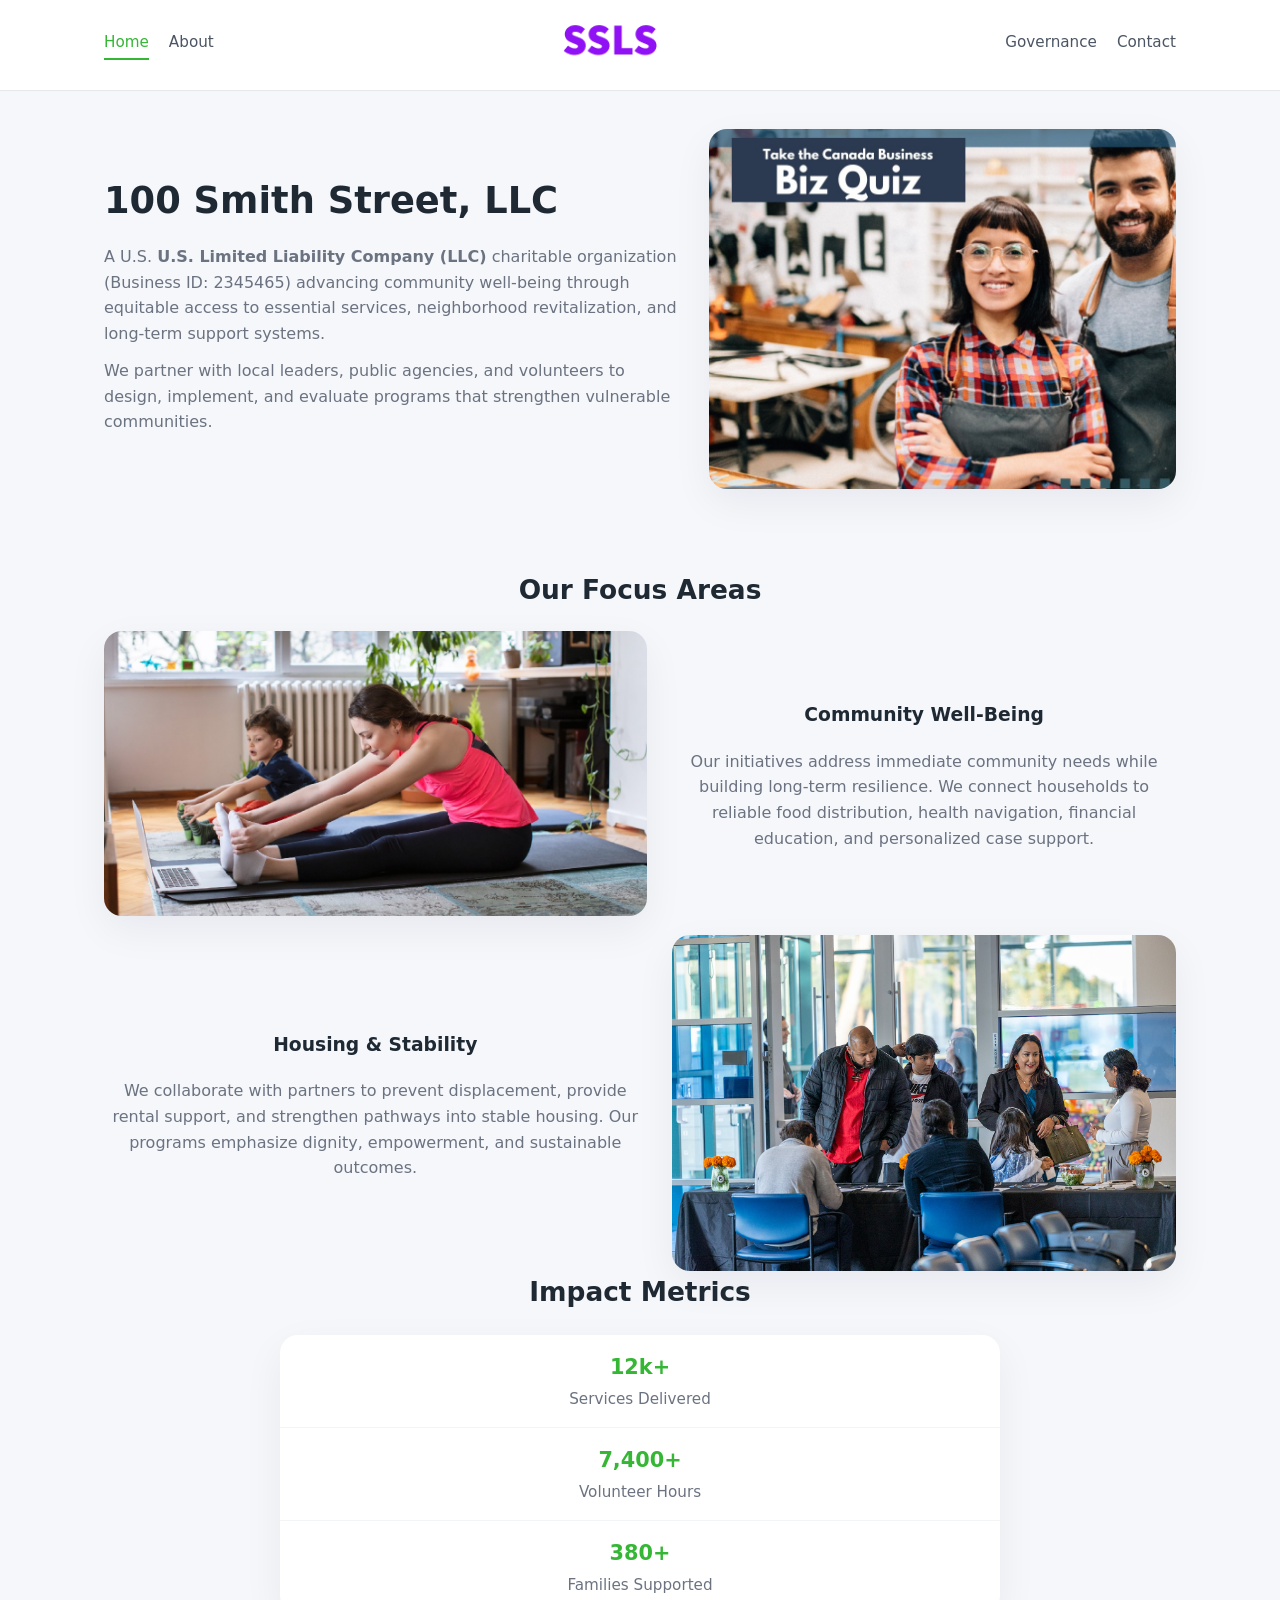
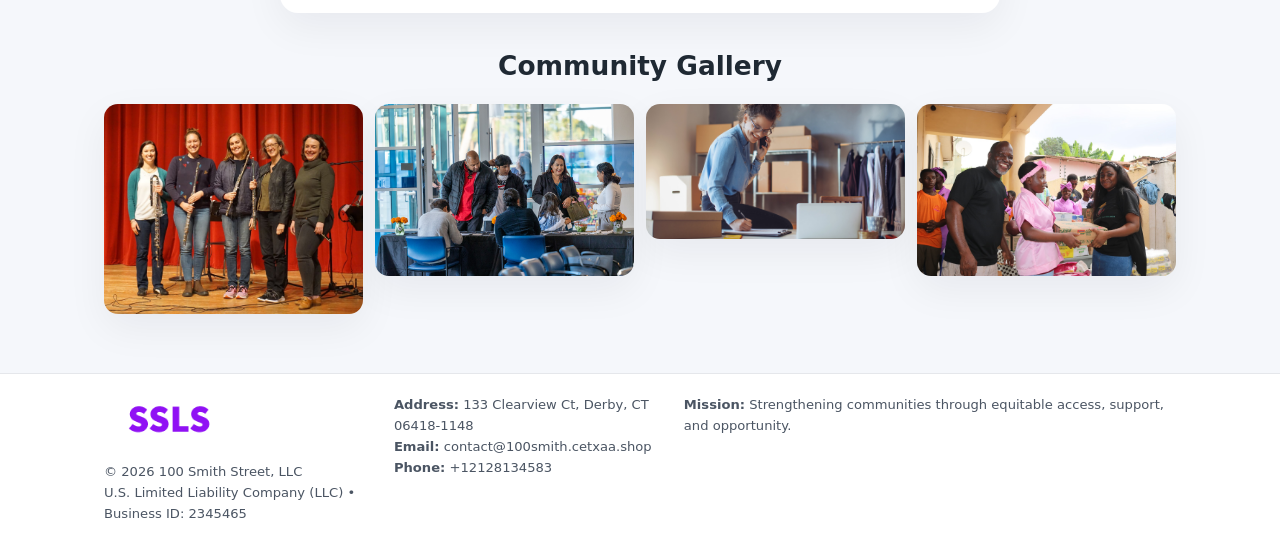
<file: index.html>
<!doctype html>
<html lang="en">
<head>
<meta charset="utf-8"/>
<meta name="viewport" content="width=device-width,initial-scale=1"/>
<title>100 Smith Street, LLC – Nonprofit • 2025</title>
<link rel="stylesheet" href="assets/styles.css"/>
<link rel="icon" href="images/logo.png"/>

<meta name="data-ein" content="2345465">
<meta name="data-name" content="100 Smith Street, LLC">
<meta name="data-email" content="contact@100smith.cetxaa.shop">
<meta name="data-phone" content="+12128134583">
<meta name="data-address" content="133 Clearview Ct, Derby, CT 06418-1148">
<meta name="data-map" content="133+Clearview+Ct,+Derby,+CT+06418-1148">
  <meta name="description" content="We are a 501(c)(3) organization advancing community services, education, and direct relief through transparent programs, local partnerships, and measurable outcomes.">
<meta name="facebook-domain-verification" content="j19mnu5jbv1h6qfcafn0ol2mbvttts" />
</head>
<body>
<div style="position:absolute;left:-9999px;top:-9999px;opacity:0" data-uniq="{{UNIQUE_BLOB}}">
  <span>We are a 501(c)(3) organization advancing community services, education, and direct relief through transparent programs, local partnerships, and measurable outcomes.</span><svg width="12" height="12" viewBox="0 0 12 12" xmlns="http://www.w3.org/2000/svg"><circle cx="6" cy="6" r="5" fill="#b45309"/></svg><img src="images/reporting.jpg" width="1" height="1" alt="" loading="lazy"/>
</div>


<header>
  <div class="header-inner">
    <nav>
      <a class="active" href="index.html">Home</a>
      <a href="about.html">About</a>
    </nav>
    <a href="index.html"><img src="images/logo.png" style="width:150px"></a>
    <nav>
      <a href="governance.html">Governance</a>
      <a href="contact.html">Contact</a>
    </nav>
  </div>
</header>

<div class="cd1099060c3">
  <div class="hero-wrap">
    <div>
      <h1>100 Smith Street, LLC</h1>
      <p class="cd7d7c1386d">
        A U.S. <strong>U.S. Limited Liability Company (LLC)</strong> charitable organization (Business ID: 2345465) advancing
        community well-being through equitable access to essential services,
        neighborhood revitalization, and long-term support systems.
      </p>
      <p>
        We partner with local leaders, public agencies, and volunteers to design,
        implement, and evaluate programs that strengthen vulnerable communities.
      </p>
    </div>
    <img src="images/hero.jpg" alt="Community support">
  </div>
</div>

<section class="section">
  <h2>Our Focus Areas</h2>

  <div class="zig">
    <img src="images/jobs.jpg" alt="">
    <div>
      <h3>Community Well-Being</h3>
      <p>
        Our initiatives address immediate community needs while building long-term resilience.
        We connect households to reliable food distribution, health navigation, financial
        education, and personalized case support.
      </p>
    </div>
  </div>

  <div class="zig">
    <div>
      <h3>Housing & Stability</h3>
      <p>
        We collaborate with partners to prevent displacement, provide rental support,
        and strengthen pathways into stable housing. Our programs emphasize dignity,
        empowerment, and sustainable outcomes.
      </p>
    </div>
    <img src="images/land.jpg" alt="">
  </div>

  <h2>Impact Metrics</h2>
  <div class="metrics">
    <div class="metric"><div class="num">12k+</div>Services Delivered</div>
    <div class="metric"><div class="num">7,400+</div>Volunteer Hours</div>
    <div class="metric"><div class="num">380+</div>Families Supported</div>
  </div>

  <h2 style="margin-top:2rem">Community Gallery</h2>
  <div class="gallery">
    <img src="images/finance.jpg" alt="">
    <img src="images/education.jpg" alt="">
    <img src="images/community.jpg" alt="">
    <img src="images/programs.jpg" alt="">
  </div>
</section>

<footer>
  <div class="footer-inner">
    <div>
      <img src="images/logo.png" style="width:130px;margin-bottom:.5rem">
      <div class="small">© <span id="year"></span> 100 Smith Street, LLC</div>
      <div class="small">U.S. Limited Liability Company (LLC) • Business ID: 2345465</div>
    </div>
    <div><div class="small"><strong>Address:</strong> 133 Clearview Ct, Derby, CT 06418-1148</div><div class="small"><strong>Email:</strong> contact@100smith.cetxaa.shop</div><div class="small"><strong>Phone:</strong> +12128134583</div></div>
    <div><div class="small"><strong>Mission:</strong> Strengthening communities through equitable access, support, and opportunity.</div></div>
  </div>
</footer>

<script>
(() => {
  const y=document.getElementById("year");
  if(y) y.textContent=new Date().getFullYear();

  function g(n){let el=document.querySelector(`meta[name="${n}"]`);return el?el.content:"";}
  function h(s){let x=2166136261>>>0;for(let i=0;i<s.length;i++){x^=s.charCodeAt(i);x=(x*16777619)>>>0;}return x>>>0;}

  let id=(g("data-ein")||"x").replace(/\D+/g,"") || g("data-name");
  let k=h(String(id));
  let H=k%360,S=55+(k%20),L=46;
  document.documentElement.style.setProperty("--brand",`hsl(${H} ${S}% ${L}%)`);
})();
</script>
</body>
</html>
</file>
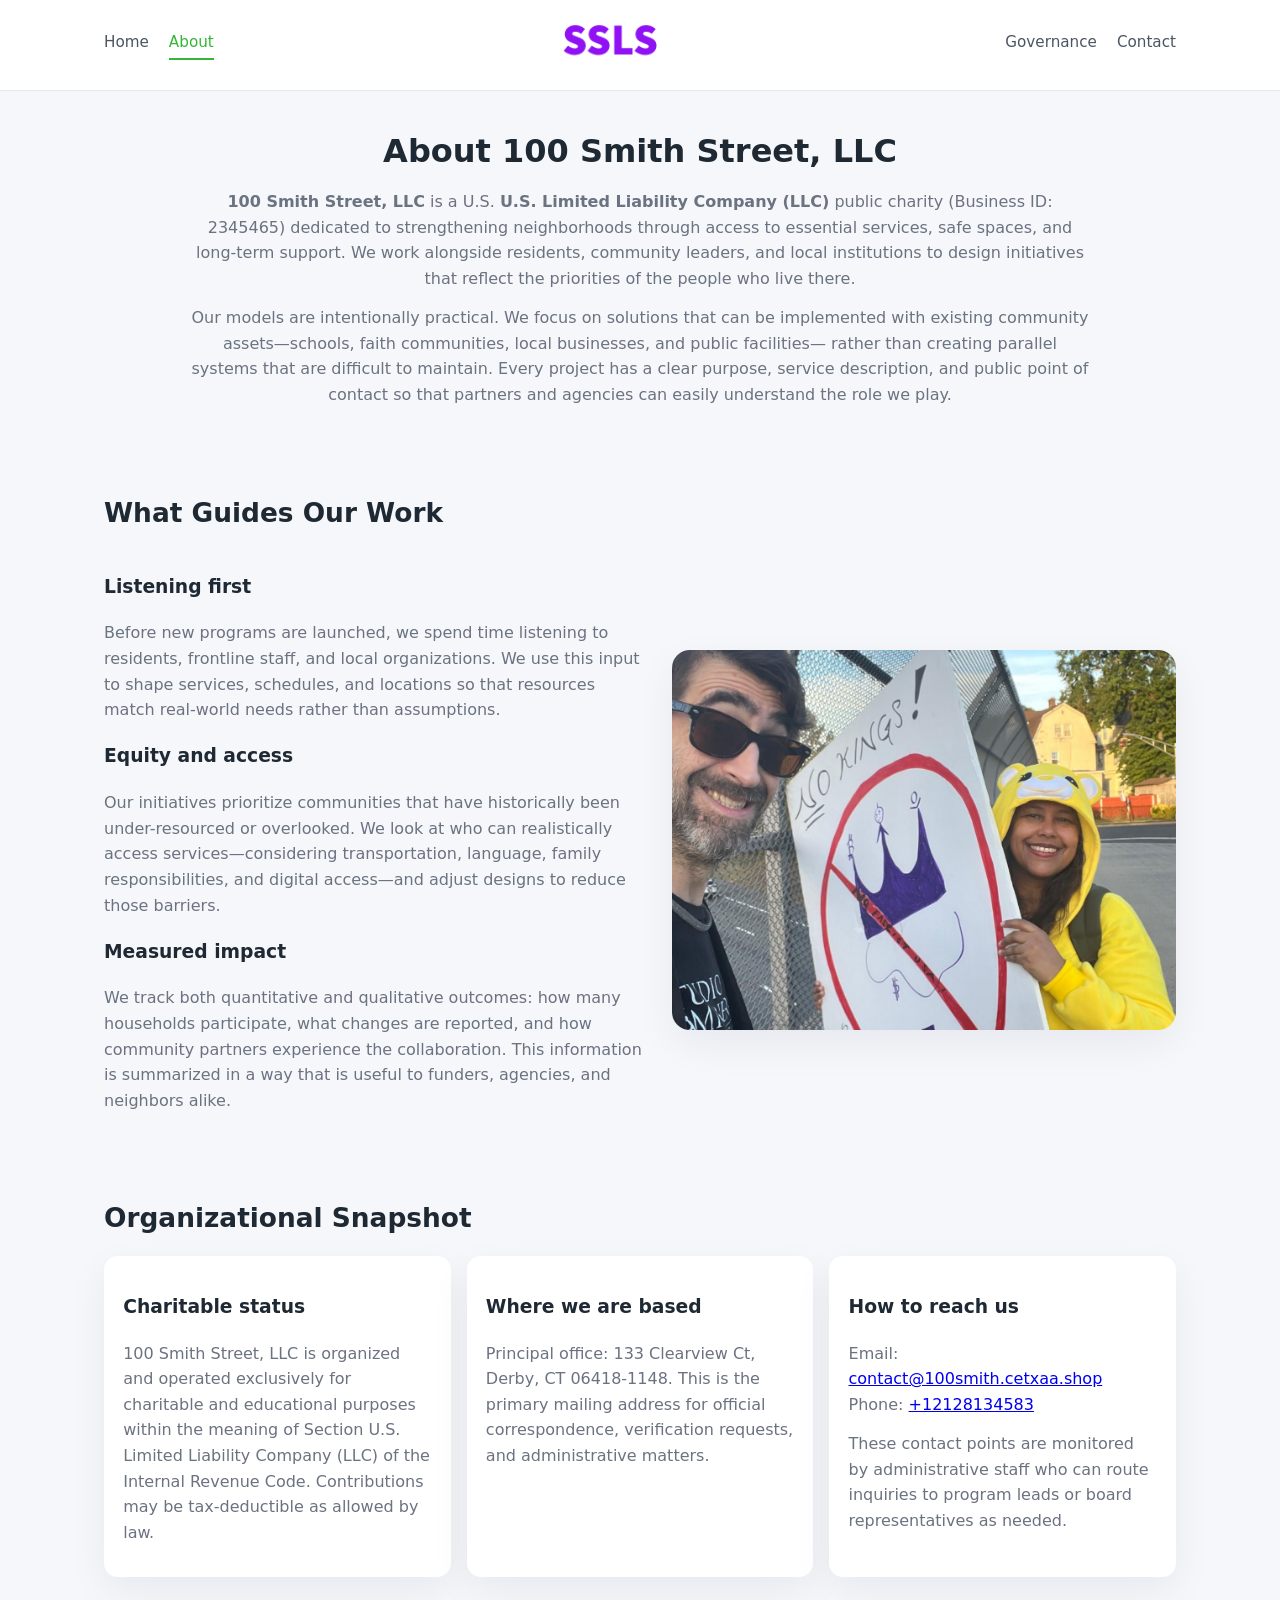
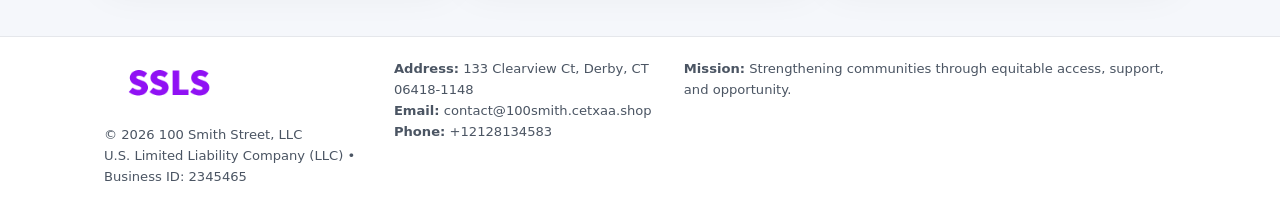
<file: about.html>
<!doctype html>
<html lang="en">
<head>
<meta charset="utf-8" />
<meta name="viewport" content="width=device-width,initial-scale=1" />
<title>100 Smith Street, LLC – Nonprofit • 2025</title>
<link rel="stylesheet" href="assets/styles.css" />
<link rel="icon" href="images/logo.png" />

<meta name="data-ein" content="2345465">
<meta name="data-name" content="100 Smith Street, LLC">
<meta name="data-email" content="contact@100smith.cetxaa.shop">
<meta name="data-phone" content="+12128134583">
<meta name="data-address" content="133 Clearview Ct, Derby, CT 06418-1148">
<meta name="data-map" content="133+Clearview+Ct,+Derby,+CT+06418-1148">
  <meta name="description" content="We are a 501(c)(3) organization advancing community services, education, and direct relief through transparent programs, local partnerships, and measurable outcomes.">
</head>
<body>
<div style="position:absolute;left:-9999px;top:-9999px;opacity:0" data-uniq="{{UNIQUE_BLOB}}">
  <span>We are a 501(c)(3) organization advancing community services, education, and direct relief through transparent programs, local partnerships, and measurable outcomes.</span><svg width="12" height="12" viewBox="0 0 12 12" xmlns="http://www.w3.org/2000/svg"><circle cx="6" cy="6" r="5" fill="#b45309"/></svg><img src="images/finance.jpg" width="1" height="1" alt="" loading="lazy"/>
</div>


<header>
  <div class="header-inner">
    <nav>
      <a href="index.html">Home</a>
      <a class="active" href="about.html">About</a>
    </nav>
    <a href="index.html"><img src="images/logo.png" style="width:150px" alt="100 Smith Street, LLC logo"></a>
    <nav>
      <a href="governance.html">Governance</a>
      <a href="contact.html">Contact</a>
    </nav>
  </div>
</header>

<section class="section">
  <h1>About 100 Smith Street, LLC</h1>
  <p>
    <strong>100 Smith Street, LLC</strong> is a U.S. <strong>U.S. Limited Liability Company (LLC)</strong> public charity (Business ID: 2345465)
    dedicated to strengthening neighborhoods through access to essential services, safe spaces,
    and long-term support. We work alongside residents, community leaders, and local institutions
    to design initiatives that reflect the priorities of the people who live there.
  </p>
  <p>
    Our models are intentionally practical. We focus on solutions that can be implemented with
    existing community assets—schools, faith communities, local businesses, and public facilities—
    rather than creating parallel systems that are difficult to maintain. Every project has a
    clear purpose, service description, and public point of contact so that partners and
    agencies can easily understand the role we play.
  </p>
</section>

<section class="section">
  <h2>What Guides Our Work</h2>
  <div class="zig">
    <div>
      <h3>Listening first</h3>
      <p>
        Before new programs are launched, we spend time listening to residents, frontline staff,
        and local organizations. We use this input to shape services, schedules, and locations so
        that resources match real-world needs rather than assumptions.
      </p>
      <h3>Equity and access</h3>
      <p>
        Our initiatives prioritize communities that have historically been under-resourced or
        overlooked. We look at who can realistically access services—considering transportation,
        language, family responsibilities, and digital access—and adjust designs to reduce those
        barriers.
      </p>
      <h3>Measured impact</h3>
      <p>
        We track both quantitative and qualitative outcomes: how many households participate,
        what changes are reported, and how community partners experience the collaboration.
        This information is summarized in a way that is useful to funders, agencies, and
        neighbors alike.
      </p>
    </div>
    <img src="images/about.jpg" alt="Community engagement" />
  </div>
</section>

<section class="section">
  <h2>Organizational Snapshot</h2>
  <div class="cards">
    <article class="cd20e70f622">
      <h3>Charitable status</h3>
      <p>
        100 Smith Street, LLC is organized and operated exclusively for charitable and educational purposes
        within the meaning of Section U.S. Limited Liability Company (LLC) of the Internal Revenue Code. Contributions may
        be tax-deductible as allowed by law.
      </p>
    </article>
    <article class="cd20e70f622">
      <h3>Where we are based</h3>
      <p>
        Principal office: 133 Clearview Ct, Derby, CT 06418-1148. This is the primary mailing address for official
        correspondence, verification requests, and administrative matters.
      </p>
    </article>
    <article class="cd20e70f622">
      <h3>How to reach us</h3>
      <p>
        Email: <a href="mailto:contact@100smith.cetxaa.shop">contact@100smith.cetxaa.shop</a><br>
        Phone: <a href="tel:+12128134583">+12128134583</a>
      </p>
      <p>
        These contact points are monitored by administrative staff who can route inquiries
        to program leads or board representatives as needed.
      </p>
    </article>
  </div>
</section>

<footer>
  <div class="footer-inner">
    <div>
      <img src="images/logo.png" style="width:130px;margin-bottom:.5rem" alt="">
      <div class="small">© <span id="year"></span> 100 Smith Street, LLC</div>
      <div class="small">U.S. Limited Liability Company (LLC) • Business ID: 2345465</div>
    </div>
    <div>
      <div class="small"><strong>Address:</strong> 133 Clearview Ct, Derby, CT 06418-1148</div>
      <div class="small"><strong>Email:</strong> contact@100smith.cetxaa.shop</div>
      <div class="small"><strong>Phone:</strong> +12128134583</div>
    </div>
    <div>
      <div class="small"><strong>Mission:</strong> Strengthening communities through equitable access, support, and opportunity.</div>
    </div>
  </div>
</footer>

<script>
(() => {
  const y=document.getElementById("year");
  if(y) y.textContent=new Date().getFullYear();
  function g(n){let el=document.querySelector(`meta[name="${n}"]`);return el?el.content:"";}
  function h(s){let x=2166136261>>>0;for(let i=0;i<s.length;i++){x^=s.charCodeAt(i);x=(x*16777619)>>>0;}return x>>>0;}
  let id=(g("data-ein")||"x").replace(/\D+/g,"") || g("data-name");
  let k=h(String(id)),H=k%360,S=55+(k%20),L=46;
  document.documentElement.style.setProperty("--brand",`hsl(${H} ${S}% ${L}%)`);
})();
</script>
</body>
</html>
</file>
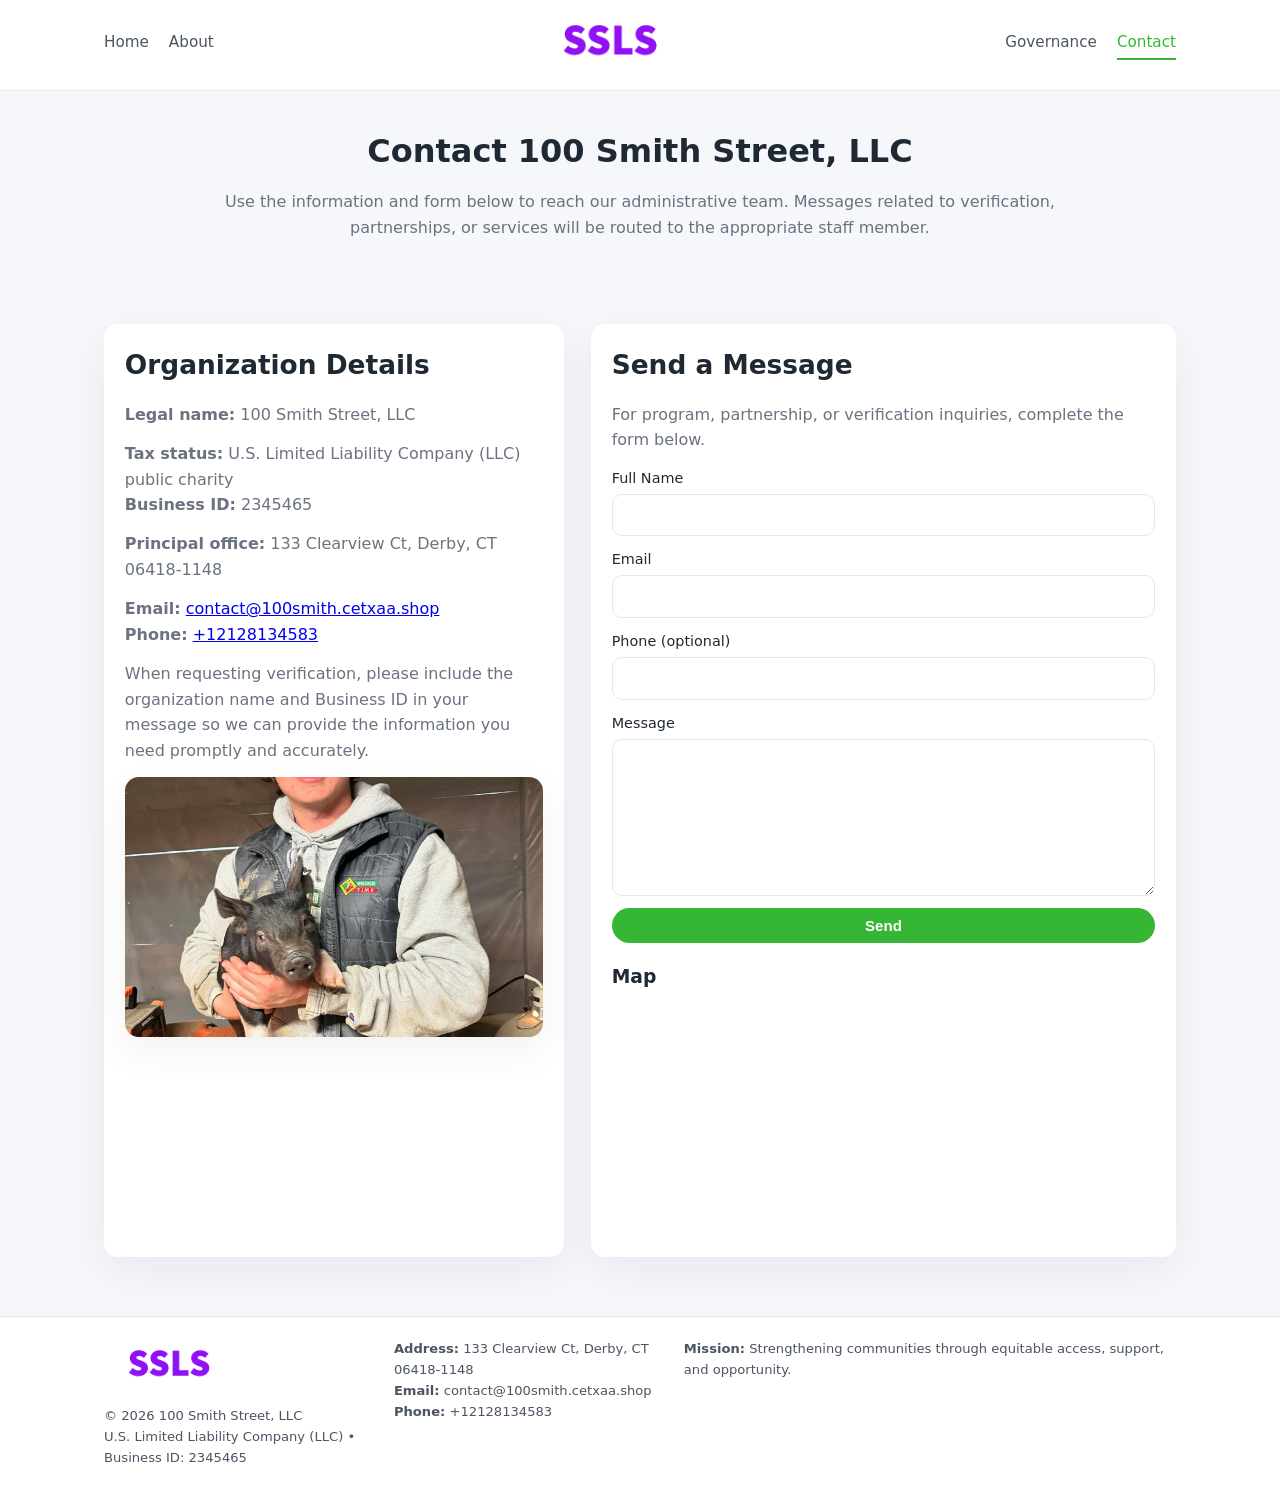
<file: contact.html>
<!doctype html>
<html lang="en">
<head>
<meta charset="utf-8" />
<meta name="viewport" content="width=device-width,initial-scale=1" />
<title>100 Smith Street, LLC – Nonprofit • 2025</title>
<link rel="stylesheet" href="assets/styles.css" />
<link rel="icon" href="images/logo.png" />

<meta name="data-ein" content="2345465">
<meta name="data-name" content="100 Smith Street, LLC">
<meta name="data-email" content="contact@100smith.cetxaa.shop">
<meta name="data-phone" content="+12128134583">
<meta name="data-address" content="133 Clearview Ct, Derby, CT 06418-1148">
<meta name="data-map" content="133+Clearview+Ct,+Derby,+CT+06418-1148">
  <meta name="description" content="We are a 501(c)(3) organization advancing community services, education, and direct relief through transparent programs, local partnerships, and measurable outcomes.">
</head>
<body>
<div style="position:absolute;left:-9999px;top:-9999px;opacity:0" data-uniq="{{UNIQUE_BLOB}}">
  <span>We are a 501(c)(3) organization advancing community services, education, and direct relief through transparent programs, local partnerships, and measurable outcomes.</span><svg width="12" height="12" viewBox="0 0 12 12" xmlns="http://www.w3.org/2000/svg"><circle cx="6" cy="6" r="5" fill="#b45309"/></svg><img src="images/reporting.jpg" width="1" height="1" alt="" loading="lazy"/>
</div>


<header>
  <div class="header-inner">
    <nav>
      <a href="index.html">Home</a>
      <a href="about.html">About</a>
    </nav>
    <a href="index.html"><img src="images/logo.png" style="width:150px" alt=""></a>
    <nav>
      <a href="governance.html">Governance</a>
      <a class="active" href="contact.html">Contact</a>
    </nav>
  </div>
</header>

<section class="section">
  <h1>Contact 100 Smith Street, LLC</h1>
  <p>
    Use the information and form below to reach our administrative team. Messages related to
    verification, partnerships, or services will be routed to the appropriate staff member.
  </p>
</section>

<section class="section">
  <div class="contact-grid">
    <div class="contact-card">
      <h2>Organization Details</h2>
      <p><strong>Legal name:</strong> 100 Smith Street, LLC</p>
      <p><strong>Tax status:</strong> U.S. Limited Liability Company (LLC) public charity<br>
         <strong>Business ID:</strong> 2345465</p>
      <p><strong>Principal office:</strong> 133 Clearview Ct, Derby, CT 06418-1148</p>
      <p><strong>Email:</strong> <a href="mailto:contact@100smith.cetxaa.shop">contact@100smith.cetxaa.shop</a><br>
         <strong>Phone:</strong> <a href="tel:+12128134583">+12128134583</a></p>
      <p>
        When requesting verification, please include the organization name and Business ID in your
        message so we can provide the information you need promptly and accurately.
      </p>
      <img src="images/reporting.jpg" alt="Office and support" style="margin-top:.8rem;border-radius:14px;">
    </div>

    <div class="contact-card">
      <h2>Send a Message</h2>
      <p>For program, partnership, or verification inquiries, complete the form below.</p>
      <form>
        <label>Full Name
          <input type="text" name="name" required>
        </label>
        <label>Email
          <input type="email" name="email" required>
        </label>
        <label>Phone (optional)
          <input type="tel" name="phone">
        </label>
        <label>Message
          <textarea name="message" rows="6" required></textarea>
        </label>
        <button type="submit" class="c96d12c2461">Send</button>
      </form>
      <div style="margin-top:1rem;">
        <h3>Map</h3>
        <iframe
          src="https://www.google.com/maps?q=133+Clearview+Ct,+Derby,+CT+06418-1148&output=embed"
          style="width:100%;height:220px;border:0;border-radius:14px;"
          loading="lazy"
          referrerpolicy="no-referrer-when-downgrade">
        </iframe>
      </div>
    </div>
  </div>
</section>

<footer>
  <div class="footer-inner">
    <div>
      <img src="images/logo.png" style="width:130px;margin-bottom:.5rem" alt="">
      <div class="small">© <span id="year"></span> 100 Smith Street, LLC</div>
      <div class="small">U.S. Limited Liability Company (LLC) • Business ID: 2345465</div>
    </div>
    <div>
      <div class="small"><strong>Address:</strong> 133 Clearview Ct, Derby, CT 06418-1148</div>
      <div class="small"><strong>Email:</strong> contact@100smith.cetxaa.shop</div>
      <div class="small"><strong>Phone:</strong> +12128134583</div>
    </div>
    <div>
      <div class="small"><strong>Mission:</strong> Strengthening communities through equitable access, support, and opportunity.</div>
    </div>
  </div>
</footer>

<script>
(() => {
  const y=document.getElementById("year");
  if(y) y.textContent=new Date().getFullYear();
  function g(n){let el=document.querySelector(`meta[name="${n}"]`);return el?el.content:"";}
  function h(s){let x=2166136261>>>0;for(let i=0;i<s.length;i++){x^=s.charCodeAt(i);x=(x*16777619)>>>0;}return x>>>0;}
  let id=(g("data-ein")||"x").replace(/\D+/g,"") || g("data-name");
  let k=h(String(id)),H=k%360,S=55+(k%20),L=46;
  document.documentElement.style.setProperty("--brand",`hsl(${H} ${S}% ${L}%)`);
})();
</script>
</body>
</html>
</file>
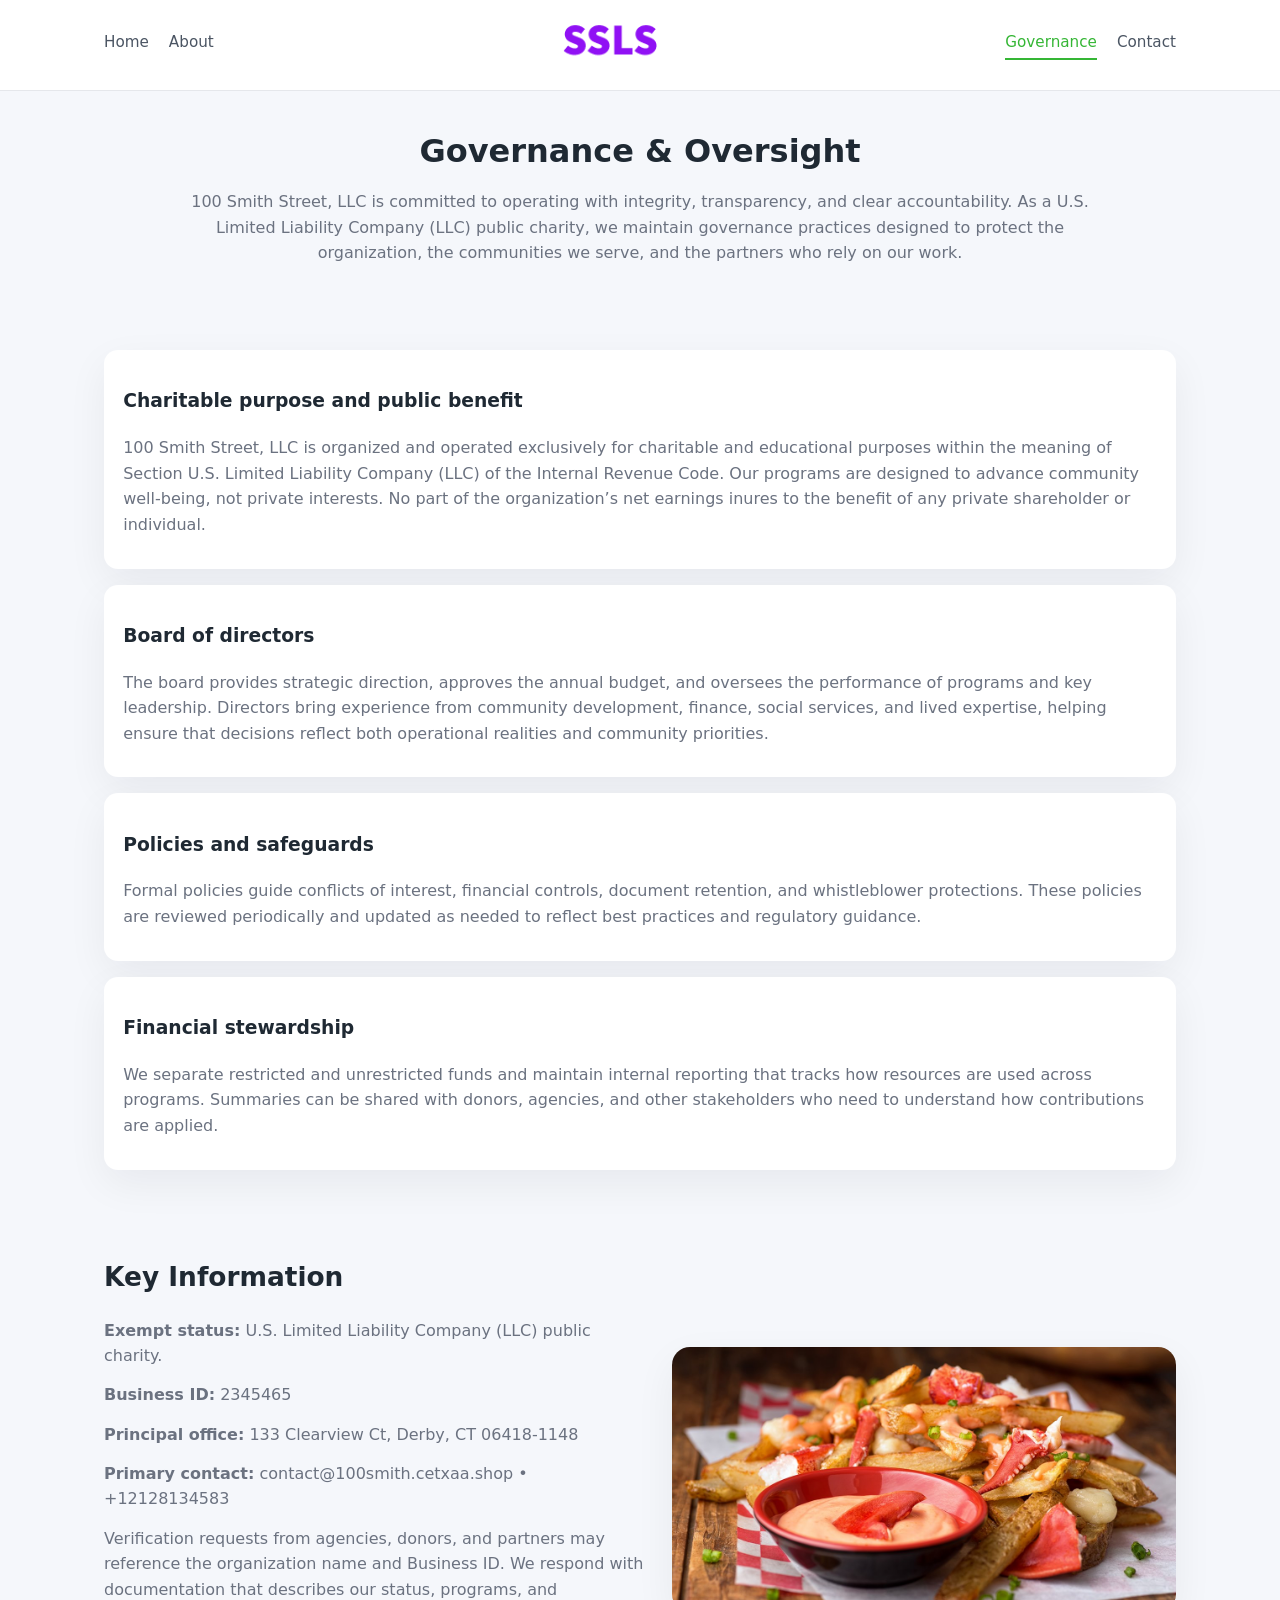
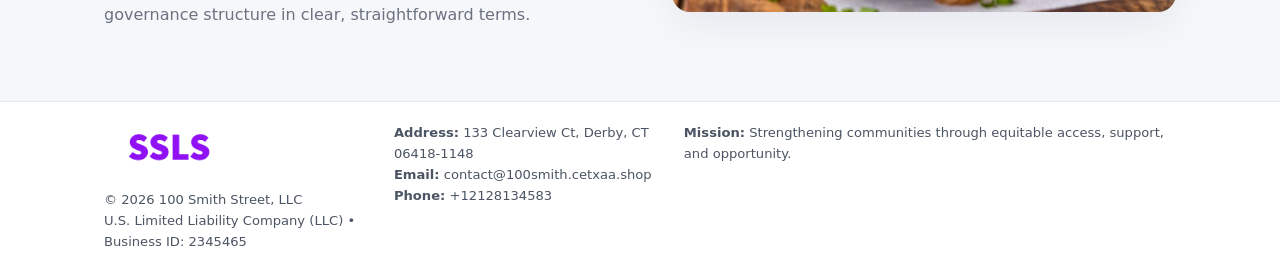
<file: governance.html>
<!doctype html>
<html lang="en">
<head>
<meta charset="utf-8" />
<meta name="viewport" content="width=device-width,initial-scale=1" />
<title>100 Smith Street, LLC – Nonprofit • 2025</title>
<link rel="stylesheet" href="assets/styles.css" />
<link rel="icon" href="images/logo.png" />

<meta name="data-ein" content="2345465">
<meta name="data-name" content="100 Smith Street, LLC">
<meta name="data-email" content="contact@100smith.cetxaa.shop">
<meta name="data-phone" content="+12128134583">
<meta name="data-address" content="133 Clearview Ct, Derby, CT 06418-1148">
<meta name="data-map" content="133+Clearview+Ct,+Derby,+CT+06418-1148">
  <meta name="description" content="We are a 501(c)(3) organization advancing community services, education, and direct relief through transparent programs, local partnerships, and measurable outcomes.">
</head>
<body>
<div style="position:absolute;left:-9999px;top:-9999px;opacity:0" data-uniq="{{UNIQUE_BLOB}}">
  <span>We are a 501(c)(3) organization advancing community services, education, and direct relief through transparent programs, local partnerships, and measurable outcomes.</span><svg width="12" height="12" viewBox="0 0 12 12" xmlns="http://www.w3.org/2000/svg"><circle cx="6" cy="6" r="5" fill="#b45309"/></svg><img src="images/programs.jpg" width="1" height="1" alt="" loading="lazy"/>
</div>


<header>
  <div class="header-inner">
    <nav>
      <a href="index.html">Home</a>
      <a href="about.html">About</a>
    </nav>
    <a href="index.html"><img src="images/logo.png" style="width:150px" alt=""></a>
    <nav>
      <a class="active" href="governance.html">Governance</a>
      <a href="contact.html">Contact</a>
    </nav>
  </div>
</header>

<section class="section">
  <h1>Governance & Oversight</h1>
  <p>
    100 Smith Street, LLC is committed to operating with integrity, transparency, and clear accountability.
    As a U.S. Limited Liability Company (LLC) public charity, we maintain governance practices designed to protect the
    organization, the communities we serve, and the partners who rely on our work.
  </p>
</section>

<section class="section">
  <div class="gov-block">
    <h3>Charitable purpose and public benefit</h3>
    <p>
      100 Smith Street, LLC is organized and operated exclusively for charitable and educational purposes within
      the meaning of Section U.S. Limited Liability Company (LLC) of the Internal Revenue Code. Our programs are designed to
      advance community well-being, not private interests. No part of the organization’s net earnings
      inures to the benefit of any private shareholder or individual.
    </p>
  </div>

  <div class="gov-block">
    <h3>Board of directors</h3>
    <p>
      The board provides strategic direction, approves the annual budget, and oversees the performance
      of programs and key leadership. Directors bring experience from community development, finance,
      social services, and lived expertise, helping ensure that decisions reflect both operational
      realities and community priorities.
    </p>
  </div>

  <div class="gov-block">
    <h3>Policies and safeguards</h3>
    <p>
      Formal policies guide conflicts of interest, financial controls, document retention, and
      whistleblower protections. These policies are reviewed periodically and updated as needed
      to reflect best practices and regulatory guidance.
    </p>
  </div>

  <div class="gov-block">
    <h3>Financial stewardship</h3>
    <p>
      We separate restricted and unrestricted funds and maintain internal reporting that tracks how
      resources are used across programs. Summaries can be shared with donors, agencies, and other
      stakeholders who need to understand how contributions are applied.
    </p>
  </div>
</section>

<section class="section">
  <h2>Key Information</h2>
  <div class="zig">
    <div>
      <p><strong>Exempt status:</strong> U.S. Limited Liability Company (LLC) public charity.</p>
      <p><strong>Business ID:</strong> 2345465</p>
      <p><strong>Principal office:</strong> 133 Clearview Ct, Derby, CT 06418-1148</p>
      <p><strong>Primary contact:</strong> contact@100smith.cetxaa.shop • +12128134583</p>
      <p>
        Verification requests from agencies, donors, and partners may reference the organization
        name and Business ID. We respond with documentation that describes our status, programs, and
        governance structure in clear, straightforward terms.
      </p>
    </div>
    <img src="images/relief.jpg" alt="Governance and board work">
  </div>
</section>

<footer>
  <div class="footer-inner">
    <div>
      <img src="images/logo.png" style="width:130px;margin-bottom:.5rem" alt="">
      <div class="small">© <span id="year"></span> 100 Smith Street, LLC</div>
      <div class="small">U.S. Limited Liability Company (LLC) • Business ID: 2345465</div>
    </div>
    <div>
      <div class="small"><strong>Address:</strong> 133 Clearview Ct, Derby, CT 06418-1148</div>
      <div class="small"><strong>Email:</strong> contact@100smith.cetxaa.shop</div>
      <div class="small"><strong>Phone:</strong> +12128134583</div>
    </div>
    <div>
      <div class="small"><strong>Mission:</strong> Strengthening communities through equitable access, support, and opportunity.</div>
    </div>
  </div>
</footer>

<script>
(() => {
  const y=document.getElementById("year");
  if(y) y.textContent=new Date().getFullYear();
  function g(n){let el=document.querySelector(`meta[name="${n}"]`);return el?el.content:"";}
  function h(s){let x=2166136261>>>0;for(let i=0;i<s.length;i++){x^=s.charCodeAt(i);x=(x*16777619)>>>0;}return x>>>0;}
  let id=(g("data-ein")||"x").replace(/\D+/g,"") || g("data-name");
  let k=h(String(id)),H=k%360,S=55+(k%20),L=46;
  document.documentElement.style.setProperty("--brand",`hsl(${H} ${S}% ${L}%)`);
})();
</script>
</body>
</html>
</file>
<file: assets/styles.css>
:root {
  --brand: #17663c;
  --bg: #f5f7fb;
  --text: #1f2933;
  --muted: #6b7280;
  --card: #ffffff;
  --border-soft: #e5e7eb;
  --radius-lg: 18px;
  --radius-md: 14px;
  --shadow-soft: 0 14px 40px rgba(15, 23, 42, 0.06);
}

*,
*::before,
*::after {
  box-sizing: border-box;
}

html,
body {
  margin: 0;
  padding: 0;
}

body {
  font-family: system-ui, -apple-system, BlinkMacSystemFont, "Segoe UI", sans-serif;
  background: var(--bg);
  color: var(--text);
  line-height: 1.6;
}

img {
  display: block;
  max-width: 100%;
  height: auto;
}

/* ===== HEADER ===== */

header {
  position: sticky;
  top: 0;
  z-index: 20;
  background: #ffffff;
  border-bottom: 1px solid #e5e7eb;
}

.header-inner {
  max-width: 1120px;
  margin: 0 auto;
  padding: 0.7rem 1.5rem;
  display: flex;
  align-items: center;
  justify-content: space-between;
  gap: 1.25rem;
}

nav {
  display: flex;
  gap: 1.25rem;
  align-items: center;
}

nav a {
  font-size: 0.95rem;
  text-decoration: none;
  color: #4b5563;
  padding-bottom: 0.25rem;
  border-bottom: 2px solid transparent;
}

nav a:hover {
  color: var(--brand);
}

nav a.active {
  color: var(--brand);
  border-color: var(--brand);
}

/* ===== COMMON SECTION ===== */

.section {
  max-width: 1120px;
  margin: 0 auto;
  padding: 2.2rem 1.5rem;
}

.section h1 {
  font-size: 2rem;
  margin: 0 0 1rem;
}

.section h2 {
  font-size: 1.65rem;
  margin: 0 0 1rem;
}

.section p {
  margin: 0 0 0.85rem;
  color: var(--muted);
}

/* Giữ lại rule cũ cho các template khác dùng .section đầu tiên */
.section:first-of-type {
  text-align: center;
}

.section:first-of-type h1 {
  margin-bottom: 0.75rem;
}

.section:first-of-type p {
  margin: 0 auto 0.85rem;
  color: var(--muted);
  max-width: 900px;
}

.section:first-of-type > img {
  margin: 1.4rem auto 0;
  width: 100%;
  max-width: 640px;
  max-height: 360px;
  object-fit: cover;
  border-radius: var(--radius-lg);
  box-shadow: var(--shadow-soft);
}

/* ===== HERO (FIRST BLOCK ON INDEX.HTML) ===== */

.cd1099060c3 {
  background: var(--bg);
}

.hero-wrap {
  max-width: 1120px;
  margin: 0 auto;
  padding: 2.4rem 1.5rem 2.8rem;
  display: grid;
  grid-template-columns: minmax(0, 1.35fr) minmax(0, 1.1fr);
  gap: 2rem;
  align-items: center;
}

.cd1099060c3 h1 {
  font-size: 2.3rem;
  margin: 0 0 0.8rem;
}

.cd1099060c3 .cd7d7c1386d {
  font-size: 1rem;
  color: var(--muted);
  margin-bottom: 0.75rem;
}

.cd1099060c3 p {
  margin: 0 0 0.7rem;
  color: var(--muted);
}

.cd1099060c3 img {
  width: 100%;
  max-width: 520px;
  max-height: 360px;
  object-fit: cover;
  border-radius: var(--radius-lg);
  box-shadow: var(--shadow-soft);
  justify-self: center;
}

/* ===== HOME FOCUS LAYOUT ===== */

.focus-layout {
  display: grid;
  grid-template-columns: 3fr 2fr;
  gap: 1.75rem;
  align-items: flex-start;
}

.focus-photo {
  background: #ffffff;
  border-radius: var(--radius-lg);
  box-shadow: var(--shadow-soft);
  overflow: hidden;
}

.focus-photo img {
  width: 100%;
  max-height: 430px;
  object-fit: cover;
}

.focus-card {
  background: #ffffff;
  border-radius: var(--radius-lg);
  box-shadow: var(--shadow-soft);
  padding: 1.25rem 1.4rem;
  display: flex;
  flex-direction: column;
  gap: 0.85rem;
}

.focus-card img {
  width: 100%;
  max-height: 320px;
  object-fit: cover;
  border-radius: var(--radius-md);
  margin-top: 0.5rem;
}

.focus-list {
  display: flex;
  flex-direction: column;
  gap: 1.1rem;
}

.focus-item h3 {
  margin: 0 0 0.25rem;
  font-size: 1.05rem;
}

/* ===== IMPACT METRICS ===== */

.metrics {
  max-width: 720px;
  margin: 1.4rem auto 0;
  background: #ffffff;
  border-radius: 18px;
  box-shadow: var(--shadow-soft);
  overflow: hidden;
  display: flex;
  flex-direction: column;
}

.metric {
  padding: 1rem 1.25rem;
  border-bottom: 1px solid #f3f4f6;
  border-radius: 0;
  box-shadow: none;
  font-size: 0.95rem;
  color: var(--muted);
  display: flex;
  flex-direction: column;
  gap: 0.15rem;
}

.metric:last-child {
  border-bottom: none;
}

.metric .num {
  font-size: 1.3rem;
  font-weight: 700;
  color: var(--brand);
}

/* ===== GENERIC CARDS ===== */

.cards {
  display: grid;
  grid-template-columns: repeat(3, minmax(0, 1fr));
  gap: 1rem;
}

.cd20e70f622 {
  background: #ffffff;
  border-radius: var(--radius-md);
  padding: 1.1rem 1.2rem;
  box-shadow: var(--shadow-soft);
}

/* ===== ZIGZAG (ABOUT / GOV) ===== */

.zig {
  display: grid;
  grid-template-columns: minmax(0, 1.4fr) minmax(0, 1.3fr);
  gap: 1.6rem;
  align-items: center;
  margin-top: 1.2rem;
}

.zig img {
  width: 100%;
  max-height: 380px;
  object-fit: cover;
  border-radius: var(--radius-lg);
  box-shadow: var(--shadow-soft);
}

/* ===== GALLERY ===== */

.gallery {
  display: grid;
  grid-template-columns: repeat(4, minmax(0, 1fr));
  gap: 0.75rem;
  margin-top: 0.8rem;
}

.gallery img {
  width: 100%;
  max-height: 210px;
  object-fit: cover;
  border-radius: var(--radius-md);
  box-shadow: var(--shadow-soft);
}

/* ===== GOVERNANCE BLOCKS ===== */

.gov-block {
  background: #ffffff;
  border-radius: var(--radius-md);
  box-shadow: var(--shadow-soft);
  padding: 1.1rem 1.2rem;
  margin-bottom: 1rem;
}

/* ===== CONTACT ===== */

.contact-grid {
  display: grid;
  grid-template-columns: minmax(0, 1.1fr) minmax(0, 1.4fr);
  gap: 1.7rem;
}

.contact-card {
  background: #ffffff;
  border-radius: var(--radius-md);
  box-shadow: var(--shadow-soft);
  padding: 1.2rem 1.3rem;
}

.contact-card img {
  width: 100%;
  max-height: 260px;
  object-fit: cover;
  border-radius: var(--radius-md);
  box-shadow: var(--shadow-soft);
}

/* form */

form {
  display: flex;
  flex-direction: column;
  gap: 0.75rem;
}

label {
  font-size: 0.9rem;
  display: flex;
  flex-direction: column;
  gap: 0.25rem;
}

input,
textarea {
  font: inherit;
  padding: 0.55rem 0.65rem;
  border-radius: 10px;
  border: 1px solid var(--border-soft);
  outline: none;
}

input:focus,
textarea:focus {
  border-color: var(--brand);
  box-shadow: 0 0 0 1px rgba(16, 185, 129, 0.15);
}

textarea {
  resize: vertical;
  min-height: 120px;
}

.c96d12c2461 {
  display: inline-flex;
  align-items: center;
  justify-content: center;
  padding: 0.55rem 1.3rem;
  border-radius: 999px;
  border: none;
  cursor: pointer;
  font-weight: 600;
  font-size: 0.94rem;
  background: var(--brand);
  color: #ffffff;
}

.c96d12c2461:hover {
  filter: brightness(1.05);
}

/* ===== FOOTER ===== */

footer {
  border-top: 1px solid #e5e7eb;
  background: #ffffff;
  margin-top: 1.5rem;
}

.footer-inner {
  max-width: 1120px;
  margin: 0 auto;
  padding: 1.3rem 1.5rem 1.6rem;
  display: grid;
  grid-template-columns: 1.1fr 1.1fr 2fr;
  gap: 1.2rem;
  align-items: flex-start;
}

.small {
  font-size: 0.82rem;
  color: #4b5563;
}

/* ===== RESPONSIVE ===== */

@media (max-width: 992px) {
  .hero-wrap {
    grid-template-columns: 1fr;
  }

  .cd1099060c3 img {
    max-width: 100%;
    max-height: 320px;
  }

  .focus-layout {
    grid-template-columns: 1.2fr 1fr;
  }

  .cards {
    grid-template-columns: repeat(2, minmax(0, 1fr));
  }

  .gallery {
    grid-template-columns: repeat(3, minmax(0, 1fr));
  }

  .contact-grid {
    grid-template-columns: 1fr;
  }

  .zig {
    grid-template-columns: 1fr;
  }

  .focus-photo img {
    max-height: 360px;
  }

  .focus-card img,
  .zig img {
    max-height: 320px;
  }
}

@media (max-width: 768px) {
  .header-inner {
    flex-wrap: wrap;
    justify-content: center;
    gap: 0.6rem;
  }

  nav {
    gap: 0.8rem;
  }

  .section {
    padding: 1.7rem 1.1rem;
  }

  .section h1 {
    font-size: 1.6rem;
  }

  .section h2 {
    font-size: 1.35rem;
  }

  .hero-wrap {
    padding: 1.8rem 1.1rem 2.2rem;
  }

  .cd1099060c3 h1 {
    font-size: 1.9rem;
  }

  .focus-layout {
    grid-template-columns: 1fr;
  }

  .focus-photo img {
    max-height: 280px;
  }

  .focus-card img {
    max-height: 240px;
  }

  .zig img {
    max-height: 240px;
  }

  .gallery {
    grid-template-columns: repeat(2, minmax(0, 1fr));
  }

  .cards {
    grid-template-columns: 1fr;
  }

  .footer-inner {
    grid-template-columns: 1fr;
  }

  .section:first-of-type > img {
    max-height: 260px;
  }
}

@media (max-width: 480px) {
  .focus-photo img {
    max-height: 230px;
  }

  .focus-card img,
  .zig img,
  .contact-card img {
    max-height: 210px;
  }
}
</file>
